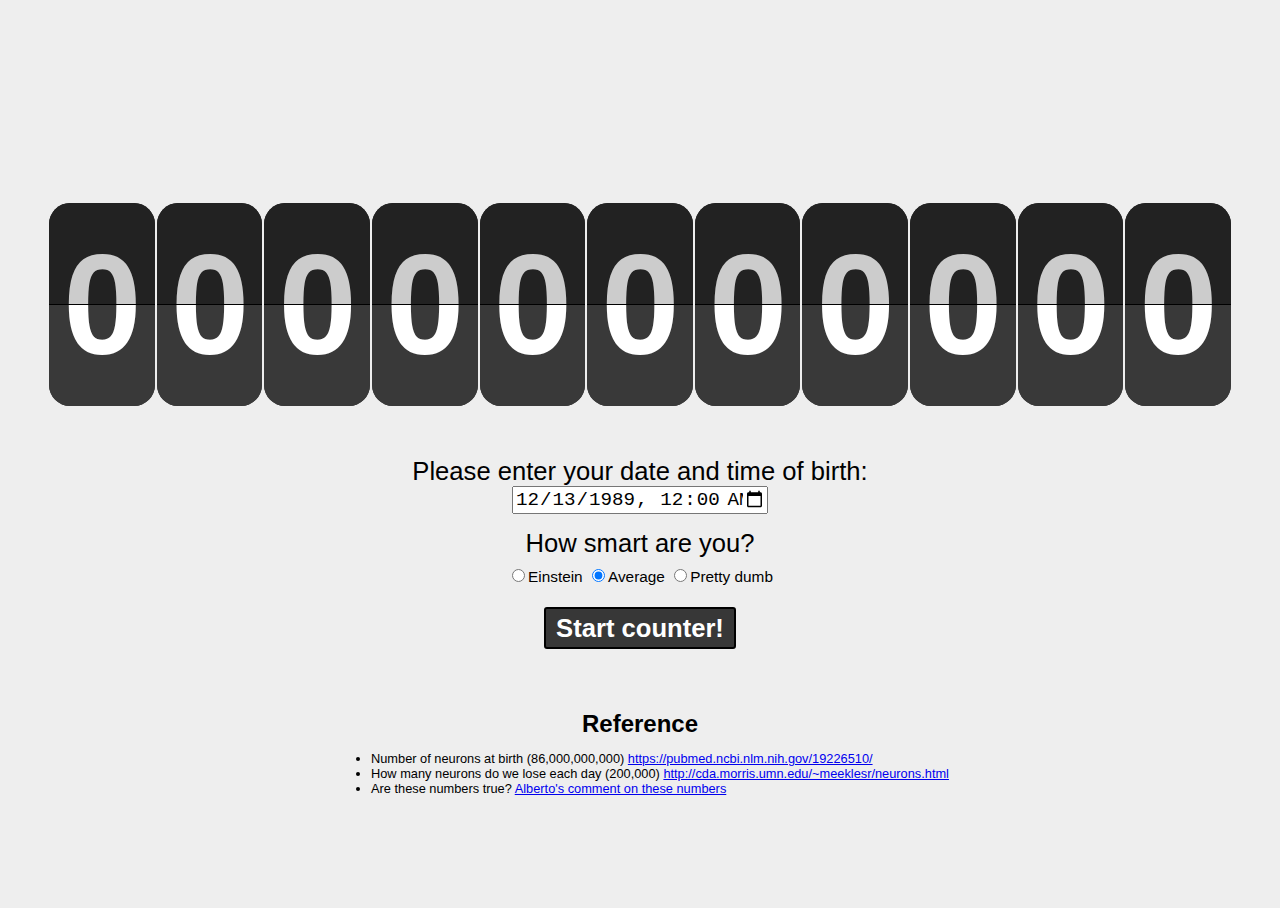
<file: index.html>
<html>
  <head>
  </head>
  <body>
    <script src="./script.js"></script>
    <link rel="stylesheet" href="./styles.css">
    <form class="neuralform" id="datetimeform" onsubmit="event.preventDefault(); eventFormSubmitted()">
      <div>
        <label for="datebirth">Please enter your date and time of birth:</label>
        <br><input id="datetimeinput" type="datetime-local" name="birthdate" min="1900-01-01T00:00" max="3000-01-01" onfocus="this.max=(new Date().toISOString().split('T')[0])+'T00:00'" value="1989-12-13T00:00" required> 
        <!-- defaults to Taylor Swift's birthday XD-->
        <div id="question">
          <label for="intelligence">How smart are you?</label><br>
          <div id="radios">
            <input type="radio" name="intelligence" id="smart" onchange="eventRadioSmart(this)">Einstein
            <input type="radio" name="intelligence" checked id="average" onchange="eventRadioSmart(this)">Average
            <input type="radio" name="intelligence" id="dumb" onchange="eventRadioSmart(this)">Pretty dumb
          </div>
        </div>
        <span class="validity"></span>
      </div>
      <div>
        <input id="submitbutton" type="submit" value="Start counter!">
      </div>
    </form>
    <br><br>
    <h2>Reference</h2>
    <ul id="reference">
      <li>
        Number of neurons at birth (86,000,000,000) <a href="https://pubmed.ncbi.nlm.nih.gov/19226510/">https://pubmed.ncbi.nlm.nih.gov/19226510/</a>
      </li>
      <li>
        How many neurons do we lose each day (200,000) <a href=" http://cda.morris.umn.edu/~meeklesr/neurons.html">http://cda.morris.umn.edu/~meeklesr/neurons.html</a>
      </li>
      <li>
        Are these numbers true? <a href="veracity.html"> Alberto's comment on these numbers</a>
      </li>
    </ul>
  </body>
</html>
</file>
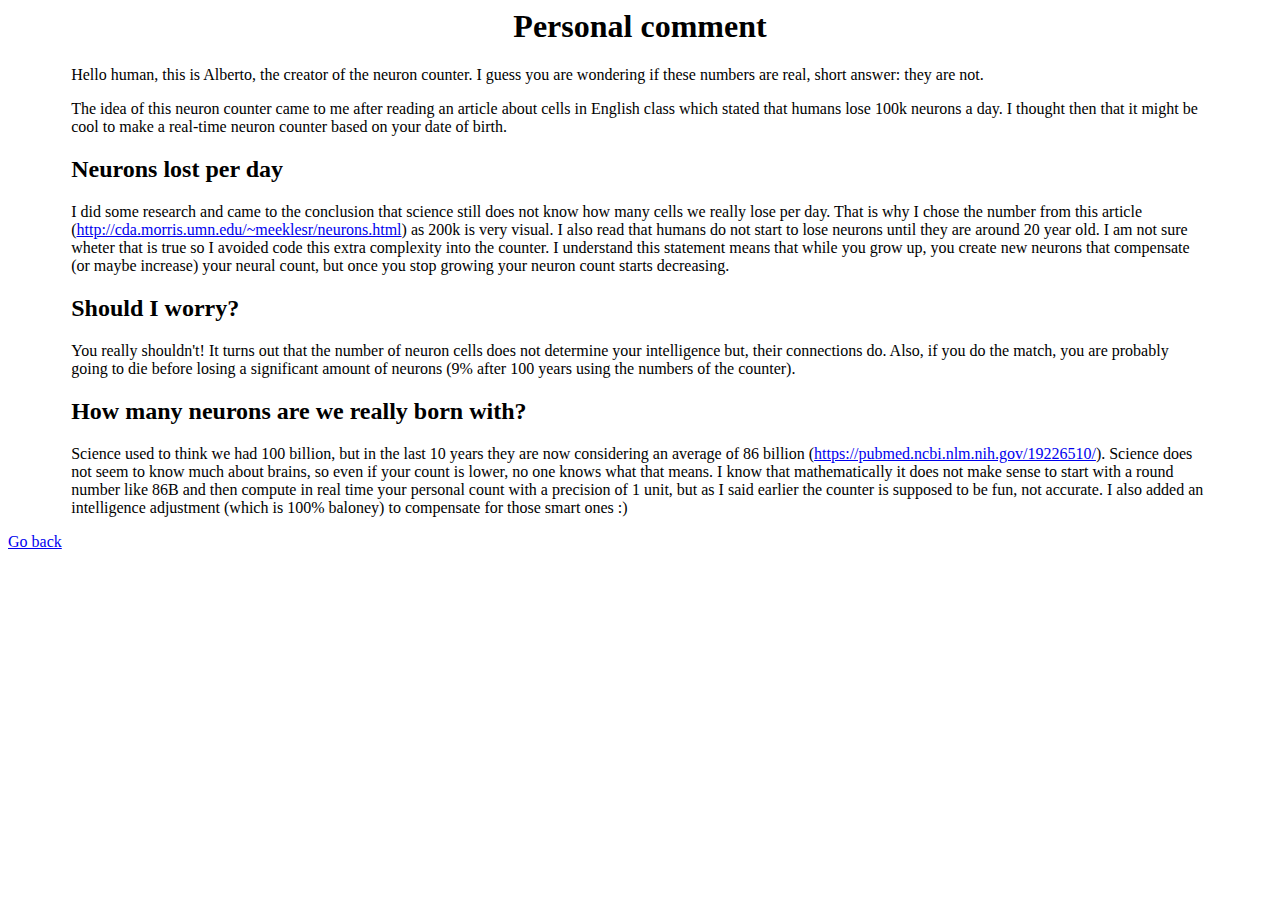
<file: veracity.html>
<html>
  <head>
  </head>
  <body>
    <center><h1>Personal comment</h1></center>
    <div style="padding-left: 5%; padding-right: 5%;">
    <p>Hello human, this is Alberto, the creator of the neuron counter. I guess you are wondering
       if these numbers are real, short answer: they are not.</p>
    <p>The idea of this neuron counter came to me after reading an article about cells in English 
      class which stated that humans lose 100k neurons a day. I thought then that it might be cool to make a 
      real-time neuron counter based on your date of birth.</p>
    <h2>Neurons lost per day</h2>
    <p>I did some research and came to the conclusion that science still does not know how many cells 
      we really lose per day. That is why I chose the number from this article 
      (<a href=" http://cda.morris.umn.edu/~meeklesr/neurons.html">http://cda.morris.umn.edu/~meeklesr/neurons.html</a>)
      as 200k is very visual. I also read that humans do not start to lose neurons until they are 
      around 20 year old. I am not sure wheter that is true so I avoided code this extra complexity into the counter.
      I understand this statement means that while you grow up, you create new neurons that compensate 
      (or maybe increase) your neural count, but once you stop growing your neuron count starts decreasing.
    </p>
    <h2>Should I worry?</h2>
    <p>You really shouldn't! It turns out that the number of neuron cells does not determine your 
      intelligence but, their connections do. Also, if you do the match, you are probably going to die 
      before losing a significant amount of neurons (9% after 100 years using the numbers of the counter).
    </p>
    <h2>How many neurons are we really born with?</h2>
    <p>Science used to think we had 100 billion, but in the last 10 years they are now considering an average
       of 86 billion (<a href="https://pubmed.ncbi.nlm.nih.gov/19226510/">https://pubmed.ncbi.nlm.nih.gov/19226510/</a>). 
       Science does not seem to know much about brains, so even if your count is lower, no one knows what 
       that means.
       I know that mathematically it does not make sense to start with a round number like 86B and then compute
       in real time your personal count with a precision of 1 unit, but as I said earlier the counter is 
       supposed to be fun, not accurate.
       I also added an intelligence adjustment (which is 100% baloney) to compensate for those smart ones :)
    </p>
    </div>
    <a href="index.html">Go back</a>
  </body>
</html>
</file>
<file: styles.css>
html {
  height: 100%;
  font-family: Helvetica, sans-serif;
}
body {
  min-height: 100%;
  display: flex;
  flex-direction: column;
  justify-content: center;
  align-items: center;
  background: #EEE;
}

h2 {
  margin-bottom: 0em;
  margin-top: 0em;
}

#reference {
  font-size: 1vw;;
}

.neuralform {
  display: block;
  text-align: center;
  font-size: 2vw;
  margin-top: 2em;
}

.neuralform #datetimeinput {
  align-self: center;
  width: 20vw;
  font-size: 1.5vw;
}

.neuralform #question {
  margin-top: 0.6em;
  margin-bottom: 0.3em;
}
.neuralform #question #radios {
  margin-top: 0.5em;
  font-size: 1.2vw;
}

.neuralform #submitbutton {
  margin-top: 0.5em;
  display: inline-block;
  outline: 0;
  cursor: pointer;
  border: 2px solid #000;
  border-radius: 3px;
  color: #fff;
  background: rgb(55, 55, 55);
  font-size: min(2vw, 30px);
  font-weight: 600;
  line-height: 28px;
  padding: 0.2em 0.4em;
  text-align:center;
  transition-duration: .15s;
  transition-property: all;
  transition-timing-function: cubic-bezier(.4,0,.2,1);
}

#submitbutton:hover {
  color: #000;
  background: rgb(255, 218, 87);
}

.flip-digit {
  text-align: center;
  perspective: 400px;
  margin-top: 6em;
  display: flex;
}
.flip-digit *,
.flip-digit *:before,
.flip-digit *:after {
  box-sizing: border-box;
}
.flip-digit__piece {
  display: inline-block;
  margin: 0 1px;
}
.flip-digit__slot {
  font-size: 2vw;
}
.card {
  display: block;
  position: relative;
  padding-bottom: 0.72em;
  font-size: 11vw;
  line-height: 0.95;
}
.card__top,
.card__bottom,
.card__back::before,
.card__back::after {
  display: block;
  height: 0.72em;
  color: #ccc;
  background: #222;
  padding: 0.25em 0.1em;
  border-radius: 0.15em 0.15em 0 0;
  backface-visiblity: hidden;
  transform-style: preserve-3d;
  width: 0.75em;
  transform: translateZ(0);
}
.card__bottom {
  color: #FFF;
  position: absolute;
  top: 50%;
  left: 0;
  border-top: solid 1px #000;
  background: #393939;
  border-radius: 0 0 0.15em 0.15em;
  pointer-events: none;
  overflow: hidden;
}
.card__bottom::after {
  display: block;
  margin-top: -0.72em;
}
.card__back::before,
.card__bottom::after {
  content: attr(data-value);
}
.card__back {
  position: absolute;
  top: 0;
  height: 100%;
  left: 0%;
  pointer-events: none;
}
.card__back::before {
  position: relative;
  z-index: -1;
  overflow: hidden;
}
.flip .card__back::before {
  -webkit-animation: flipTop 0.3s cubic-bezier(0.37, 0.01, 0.94, 0.35);
          animation: flipTop 0.3s cubic-bezier(0.37, 0.01, 0.94, 0.35);
  -webkit-animation-fill-mode: both;
          animation-fill-mode: both;
  transform-origin: center bottom;
}
.flip .card__back .card__bottom {
  transform-origin: center top;
  -webkit-animation-fill-mode: both;
          animation-fill-mode: both;
  -webkit-animation: flipBottom 0.6s cubic-bezier(0.15, 0.45, 0.28, 1);
          animation: flipBottom 0.6s cubic-bezier(0.15, 0.45, 0.28, 1);
}
@-webkit-keyframes flipTop {
  0% {
    transform: rotateX(0deg);
    z-index: 2;
  }
  0%,
  99% {
    opacity: 0.99;
  }
  100% {
    transform: rotateX(-90deg);
    opacity: 0;
  }
}
@keyframes flipTop {
  0% {
    transform: rotateX(0deg);
    z-index: 2;
  }
  0%,
  99% {
    opacity: 0.99;
  }
  100% {
    transform: rotateX(-90deg);
    opacity: 0;
  }
}
@-webkit-keyframes flipBottom {
  0%,
  50% {
    z-index: -1;
    transform: rotateX(90deg);
    opacity: 0;
  }
  51% {
    opacity: 0.99;
  }
  100% {
    opacity: 0.99;
    transform: rotateX(0deg);
    z-index: 5;
  }
}
@keyframes flipBottom {
  0%,
  50% {
    z-index: -1;
    transform: rotateX(90deg);
    opacity: 0;
  }
  51% {
    opacity: 0.99;
  }
  100% {
    opacity: 0.99;
    transform: rotateX(0deg);
    z-index: 5;
  }
}
</file>
